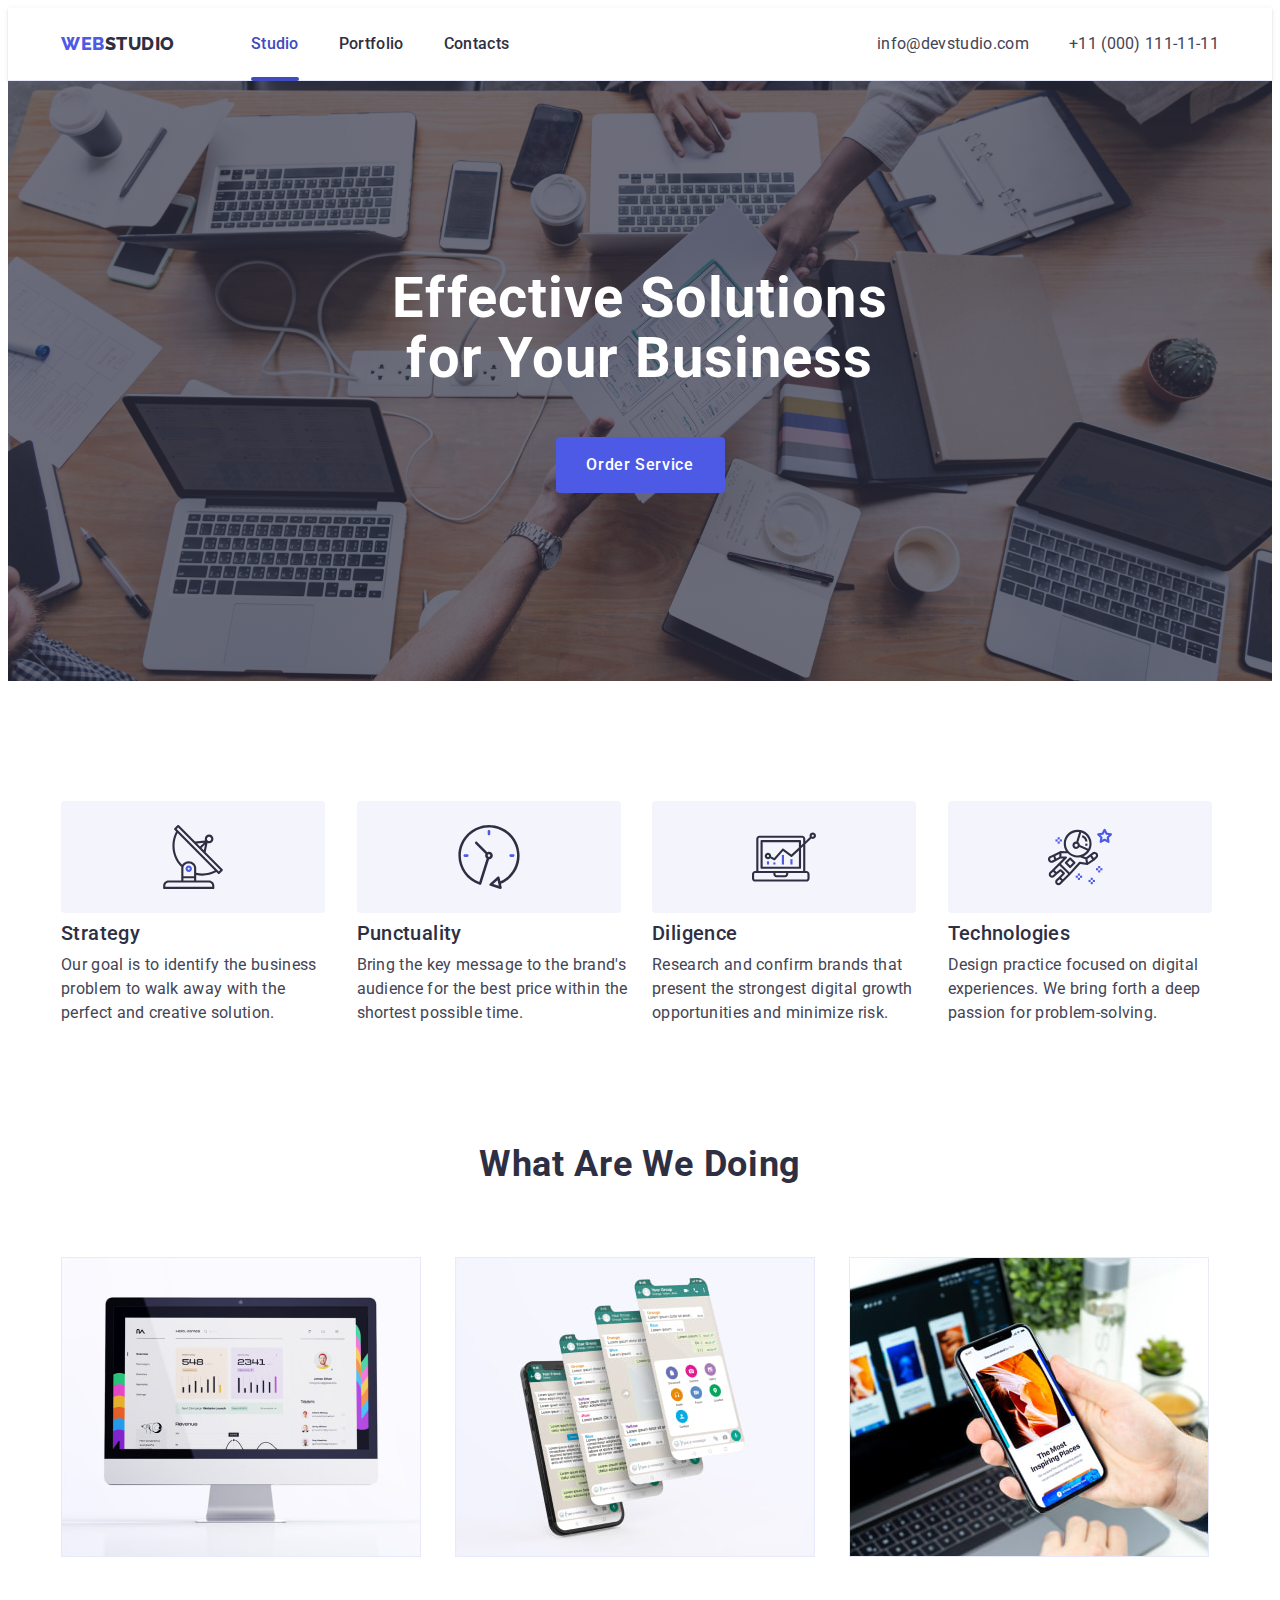
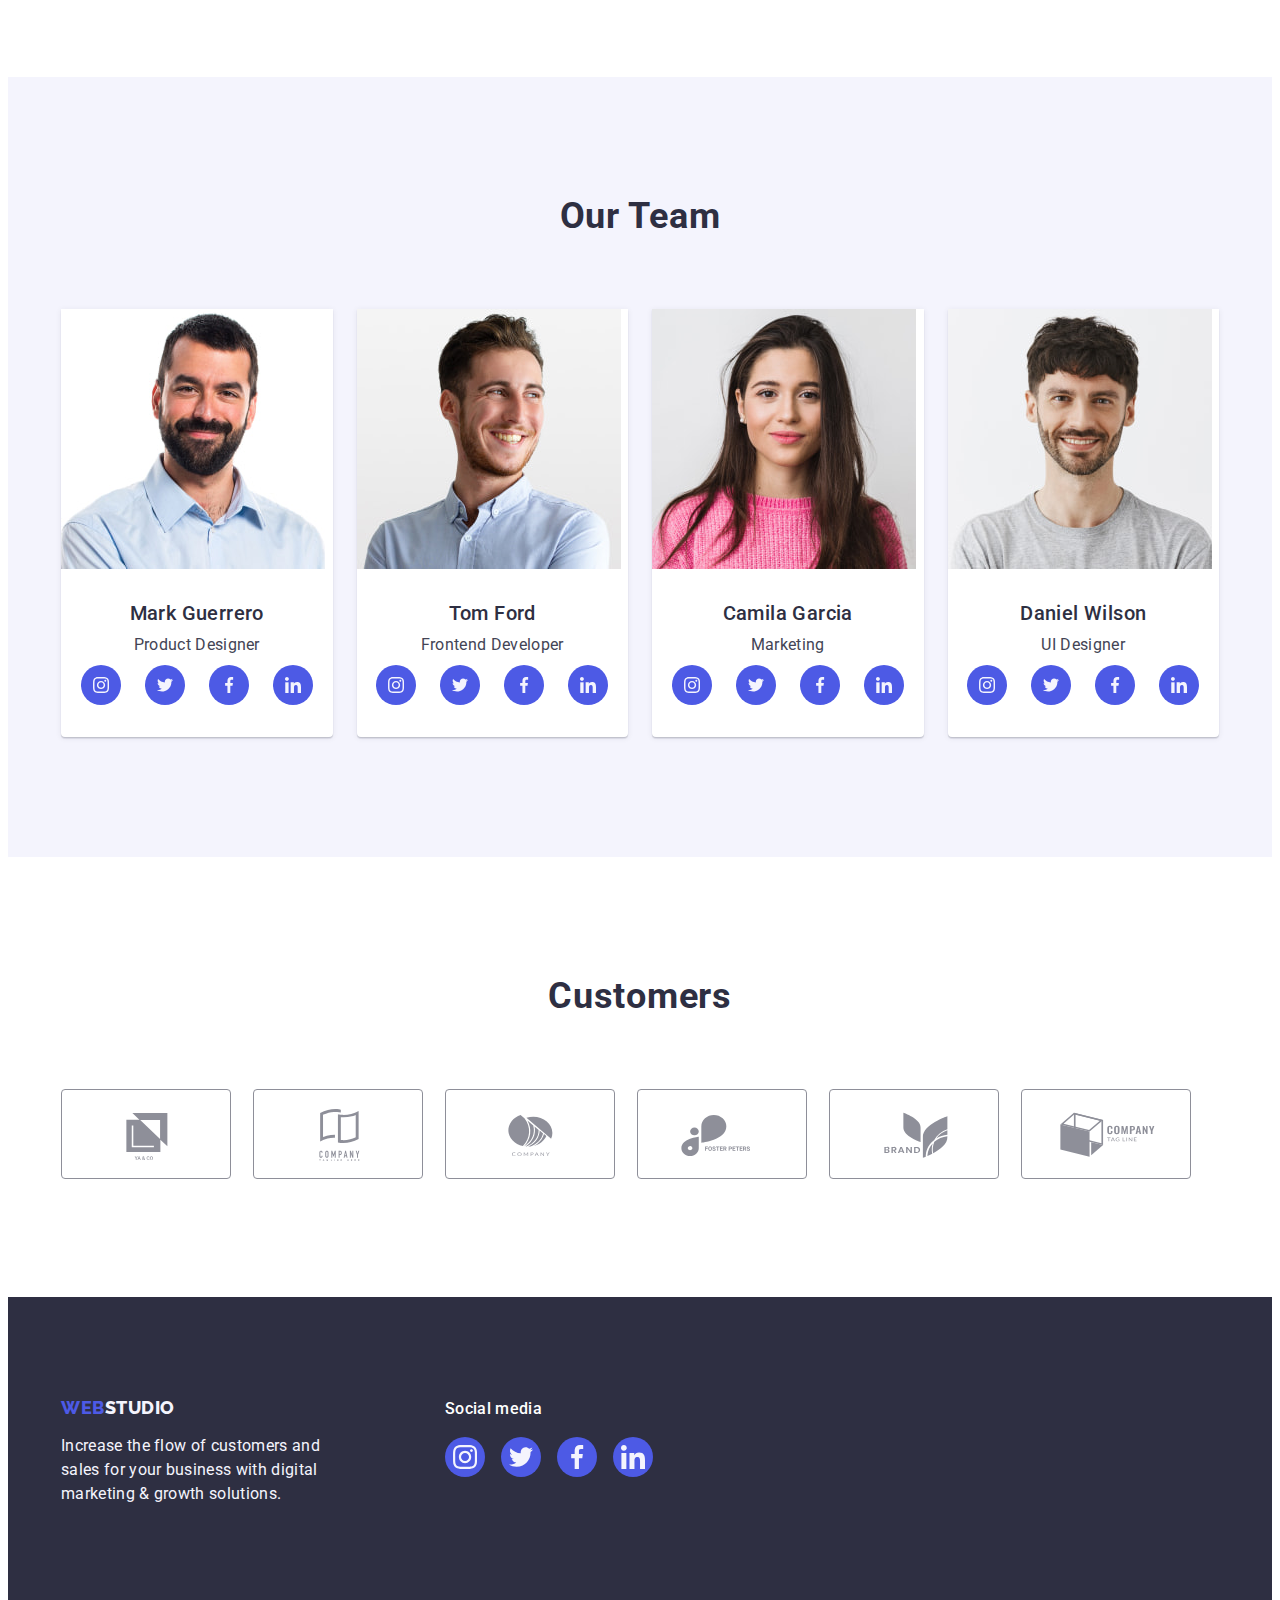
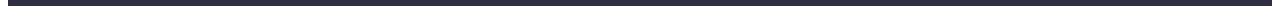
<file: index.html>
<!DOCTYPE html>
<html lang="en">
  <head>
    <meta charset="UTF-8" />
    <meta http-equiv="X-UA-Compatible" content="IE=edge" />
    <meta name="viewport" content="width=device-width, initial-scale=1.0" />

    <link rel="preconnect" href="https://fonts.googleapis.com" />
    <link rel="preconnect" href="https://fonts.gstatic.com" crossorigin />
    <link
      href="https://fonts.googleapis.com/css2?family=Raleway:wght@800&family=Roboto:wght@400;500;700&display=swap"
      rel="stylesheet"
    />
    <link
      rel="stylesheet"
      href="https://cdnjs.cloudflare.com/ajax/libs/modern-normalize/2.0.0/modern-normalize.min.css"
      integrity="sha512-4xo8blKMVCiXpTaLzQSLSw3KFOVPWhm/TRtuPVc4WG6kUgjH6J03IBuG7JZPkcWMxJ5huwaBpOpnwYElP/m6wg=="
      crossorigin="anonymous"
      referrerpolicy="no-referrer"
    />

    <link rel="stylesheet" href="./css/styles.css" />

    <title>WebStudio</title>
  </head>
  <body>
    <header class="header">
      <div class="container header-container">
        <nav class="navigation">
          <a href="./index.html" class="link logo header-logo"
            >Web<span class="logo-dark-part">Studio</span></a
          >
          <ul class="list header-list">
            <li>
              <a href="./index.html" class="link header-link current">Studio</a>
            </li>
            <li>
              <a href="./portfolio.html" class="link header-link">Portfolio</a>
            </li>
            <li><a href="" class="link header-link">Contacts</a></li>
          </ul>
        </nav>
        <address class="address">
          <ul class="list header-list">
            <li>
              <a href="mailto:info@devstudio.com" class="link address-link"
                >info@devstudio.com</a
              >
            </li>
            <li>
              <a href="tel:+110001111111" class="link address-link"
                >+11 (000) 111-11-11</a
              >
            </li>
          </ul>
        </address>
      </div>
    </header>
    <main>
      <section class="hero section">
        <div class="container">
          <h1 class="hero-title">Effective Solutions for Your Business</h1>
          <button type="button" class="btn hero-btn" data-modal-open>
            Order Service
          </button>
        </div>
      </section>
      <section class="section">
        <div class="container">
          <h2 hidden class="visually-hidden">Features</h2>
          <ul class="list">
            <li class="descr-item">
              <div class="icon-rect">
                <svg class="descr-icon" width="64" height="64">
                  <use href="./images/icons.svg#icon-antenna"></use>
                </svg>
              </div>
              <h3 class="card-title">Strategy</h3>
              <p class="card-text">
                Our goal is to identify the business problem to walk away with
                the perfect and creative solution.
              </p>
            </li>
            <li class="descr-item">
              <div class="icon-rect">
                <svg class="descr-icon" width="64" height="64">
                  <use href="./images/icons.svg#icon-clock"></use>
                </svg>
              </div>
              <h3 class="card-title">Punctuality</h3>
              <p class="card-text">
                Bring the key message to the brand's audience for the best price
                within the shortest possible time.
              </p>
            </li>
            <li class="descr-item">
              <div class="icon-rect">
                <svg class="descr-icon" width="64" height="64">
                  <use href="./images/icons.svg#icon-diagram"></use>
                </svg>
              </div>
              <h3 class="card-title">Diligence</h3>
              <p class="card-text">
                Research and confirm brands that present the strongest digital
                growth opportunities and minimize risk.
              </p>
            </li>
            <li class="descr-item">
              <div class="icon-rect">
                <svg class="descr-icon" width="64" height="64">
                  <use href="./images/icons.svg#icon-astronaut"></use>
                </svg>
              </div>
              <h3 class="card-title">Technologies</h3>
              <p class="card-text">
                Design practice focused on digital experiences. We bring forth a
                deep passion for problem-solving.
              </p>
            </li>
          </ul>
        </div>
      </section>
      <section class="descr section">
        <div class="container">
          <h2 class="descr-title">What are we doing</h2>
          <ul class="list">
            <li class="descr-img-item">
              <img
                src="./images/img1.jpg"
                alt="image 1"
                width="360"
                height="300"
              />
            </li>
            <li class="descr-img-item">
              <img
                src="./images/img2.jpg"
                alt="image 2"
                width="360"
                height="300"
              />
            </li>
            <li class="descr-img-item">
              <img
                src="./images/img3.jpg"
                alt="image 3"
                width="360"
                height="300"
              />
            </li>
          </ul>
        </div>
      </section>
      <section class="team section">
        <div class="container">
          <h2 class="team-title">Our Team</h2>
          <ul class="list">
            <li class="card team-card">
              <img
                src="./images/photo1.jpg"
                alt="Mark Guerrero"
                width="264"
                height="260"
              />
              <div class="team-member-info">
                <h3 class="card-title member-title">Mark Guerrero</h3>
                <p class="card-text member-text">Product Designer</p>
                <ul class="soc-media-list list">
                  <li class="soc-media-item">
                    <a
                      href=""
                      target="_blank"
                      rel="no-referrer no-opener"
                      class="soc-media-link"
                    >
                      <svg class="icon" width="16" height="16">
                        <use href="./images/icons.svg#icon-instagram"></use>
                      </svg>
                    </a>
                  </li>
                  <li class="soc-media-item">
                    <a
                      href=""
                      target="_blank"
                      rel="no-referrer no-opener"
                      class="soc-media-link"
                    >
                      <svg class="icon" width="16" height="16">
                        <use href="./images/icons.svg#icon-twitter"></use>
                      </svg>
                    </a>
                  </li>
                  <li class="soc-media-item">
                    <a
                      href=""
                      target="_blank"
                      rel="no-referrer no-opener"
                      class="soc-media-link"
                    >
                      <svg class="icon" width="16" height="16">
                        <use href="./images/icons.svg#icon-facebook"></use>
                      </svg>
                    </a>
                  </li>
                  <li class="soc-media-item">
                    <a
                      href=""
                      target="_blank"
                      rel="no-referrer no-opener"
                      class="soc-media-link"
                    >
                      <svg class="icon" width="16" height="16">
                        <use href="./images/icons.svg#icon-linkedin"></use>
                      </svg>
                    </a>
                  </li>
                </ul>
              </div>
            </li>
            <li class="card team-card">
              <img
                src="./images/photo2.jpg"
                alt="Tom Ford"
                width="264"
                height="260"
              />
              <div class="team-member-info">
                <h3 class="card-title member-title">Tom Ford</h3>
                <p class="card-text member-text">Frontend Developer</p>
                <ul class="soc-media-list list">
                  <li class="soc-media-item">
                    <a
                      href=""
                      target="_blank"
                      rel="no-referrer no-opener"
                      class="soc-media-link"
                    >
                      <svg class="icon" width="16" height="16">
                        <use href="./images/icons.svg#icon-instagram"></use>
                      </svg>
                    </a>
                  </li>
                  <li class="soc-media-item">
                    <a
                      href=""
                      target="_blank"
                      rel="no-referrer no-opener"
                      class="soc-media-link"
                    >
                      <svg class="icon" width="16" height="16">
                        <use href="./images/icons.svg#icon-twitter"></use>
                      </svg>
                    </a>
                  </li>
                  <li class="soc-media-item">
                    <a
                      href=""
                      target="_blank"
                      rel="no-referrer no-opener"
                      class="soc-media-link"
                    >
                      <svg class="icon" width="16" height="16">
                        <use href="./images/icons.svg#icon-facebook"></use>
                      </svg>
                    </a>
                  </li>
                  <li class="soc-media-item">
                    <a
                      href=""
                      target="_blank"
                      rel="no-referrer no-opener"
                      class="soc-media-link"
                    >
                      <svg class="icon" width="16" height="16">
                        <use href="./images/icons.svg#icon-linkedin"></use>
                      </svg>
                    </a>
                  </li>
                </ul>
              </div>
            </li>
            <li class="card team-card">
              <img
                src="./images/photo3.jpg"
                alt="Camila Garcia"
                width="264"
                height="260"
              />
              <div class="team-member-info">
                <h3 class="card-title member-title">Camila Garcia</h3>
                <p class="card-text member-text">Marketing</p>
                <ul class="soc-media-list list">
                  <li class="soc-media-item">
                    <a
                      href=""
                      target="_blank"
                      rel="no-referrer no-opener"
                      class="soc-media-link"
                    >
                      <svg class="icon" width="16" height="16">
                        <use href="./images/icons.svg#icon-instagram"></use>
                      </svg>
                    </a>
                  </li>
                  <li class="soc-media-item">
                    <a
                      href=""
                      target="_blank"
                      rel="no-referrer no-opener"
                      class="soc-media-link"
                    >
                      <svg class="icon" width="16" height="16">
                        <use href="./images/icons.svg#icon-twitter"></use>
                      </svg>
                    </a>
                  </li>
                  <li class="soc-media-item">
                    <a
                      href=""
                      target="_blank"
                      rel="no-referrer no-opener"
                      class="soc-media-link"
                    >
                      <svg class="icon" width="16" height="16">
                        <use href="./images/icons.svg#icon-facebook"></use>
                      </svg>
                    </a>
                  </li>
                  <li class="soc-media-item">
                    <a
                      href=""
                      target="_blank"
                      rel="no-referrer no-opener"
                      class="soc-media-link"
                    >
                      <svg class="icon" width="16" height="16">
                        <use href="./images/icons.svg#icon-linkedin"></use>
                      </svg>
                    </a>
                  </li>
                </ul>
              </div>
            </li>
            <li class="card team-card">
              <img
                src="./images/photo4.jpg"
                alt="Daniel Wilson"
                width="264"
                height="260"
              />
              <div class="team-member-info">
                <h3 class="card-title member-title">Daniel Wilson</h3>
                <p class="card-text member-text">UI Designer</p>
                <ul class="soc-media-list list">
                  <li class="soc-media-item">
                    <a
                      href=""
                      target="_blank"
                      rel="no-referrer no-opener"
                      class="soc-media-link"
                    >
                      <svg class="icon" width="16" height="16">
                        <use href="./images/icons.svg#icon-instagram"></use>
                      </svg>
                    </a>
                  </li>
                  <li class="soc-media-item">
                    <a
                      href=""
                      target="_blank"
                      rel="no-referrer no-opener"
                      class="soc-media-link"
                    >
                      <svg class="icon" width="16" height="16">
                        <use href="./images/icons.svg#icon-twitter"></use>
                      </svg>
                    </a>
                  </li>
                  <li class="soc-media-item">
                    <a
                      href=""
                      target="_blank"
                      rel="no-referrer no-opener"
                      class="soc-media-link"
                    >
                      <svg class="icon" width="16" height="16">
                        <use href="./images/icons.svg#icon-facebook"></use>
                      </svg>
                    </a>
                  </li>
                  <li class="soc-media-item">
                    <a
                      href=""
                      target="_blank"
                      rel="no-referrer no-opener"
                      class="soc-media-link"
                    >
                      <svg class="icon" width="16" height="16">
                        <use href="./images/icons.svg#icon-linkedin"></use>
                      </svg>
                    </a>
                  </li>
                </ul>
              </div>
            </li>
          </ul>
        </div>
      </section>
      <section class="section customers">
        <div class="container">
          <h2 class="team-title">Customers</h2>
          <ul class="list">
            <li class="customers-item">
              <a href="" class="customers-link">
                <svg class="customers-icon" width="104" height="56">
                  <use href="./images/icons.svg#icon-logo1"></use>
                </svg>
              </a>
            </li>
            <li class="customers-item">
              <a href="" class="customers-link">
                <svg class="customers-icon" width="104" height="56">
                  <use href="./images/icons.svg#icon-logo2"></use>
                </svg>
              </a>
            </li>
            <li class="customers-item">
              <a href="" class="customers-link">
                <svg class="customers-icon" width="104" height="56">
                  <use href="./images/icons.svg#icon-logo3"></use>
                </svg>
              </a>
            </li>
            <li class="customers-item">
              <a href="" class="customers-link">
                <svg class="customers-icon" width="104" height="56">
                  <use href="./images/icons.svg#icon-logo4"></use>
                </svg>
              </a>
            </li>
            <li class="customers-item">
              <a href="" class="customers-link">
                <svg class="customers-icon" width="104" height="56">
                  <use href="./images/icons.svg#icon-logo5"></use>
                </svg>
              </a>
            </li>
            <li class="customers-item">
              <a href="" class="customers-link">
                <svg class="customers-icon" width="104" height="56">
                  <use href="./images/icons.svg#icon-logo6"></use>
                </svg>
              </a>
            </li>
          </ul>
        </div>
      </section>
    </main>
    <footer class="footer">
      <div class="container footer-cont">
        <div class="footer-text-cont">
          <a href="./index.html" class="link logo footer-logo"
            >Web<span class="logo-light-part">Studio</span></a
          >
          <p class="footer-text">
            Increase the flow of customers and sales for your business with
            digital marketing & growth solutions.
          </p>
        </div>
        <div class="soc-media">
          <p class="footer-media-text">Social media</p>
          <ul class="footer-media-list list">
            <li class="soc-media-item">
              <a
                href=""
                target="_blank"
                rel="no-referrer no-opener"
                class="soc-media-link footer-media-link"
              >
                <svg class="icon" width="24" height="24">
                  <use href="./images/icons.svg#icon-instagram"></use>
                </svg>
              </a>
            </li>
            <li class="soc-media-item">
              <a
                href=""
                target="_blank"
                rel="no-referrer no-opener"
                class="soc-media-link footer-media-link"
              >
                <svg class="icon" width="24" height="24">
                  <use href="./images/icons.svg#icon-twitter"></use>
                </svg>
              </a>
            </li>
            <li class="soc-media-item">
              <a
                href=""
                target="_blank"
                rel="no-referrer no-opener"
                class="soc-media-link footer-media-link"
              >
                <svg class="icon" width="24" height="24">
                  <use href="./images/icons.svg#icon-facebook"></use>
                </svg>
              </a>
            </li>
            <li class="soc-media-item">
              <a
                href=""
                target="_blank"
                rel="no-referrer no-opener"
                class="soc-media-link footer-media-link"
              >
                <svg class="icon" width="24" height="24">
                  <use href="./images/icons.svg#icon-linkedin"></use>
                </svg>
              </a>
            </li>
          </ul>
        </div>
      </div>
    </footer>
    <div class="backdrop is-hidden" data-modal>
      <div class="modal">
        <button type="button" class="close-button btn" data-modal-close>
          <svg class="close-icon" width="8" height="8">
            <use href="./images/icons.svg#icon-close-black"></use>
          </svg>
        </button>
      </div>
    </div>
    <script src="./js/modal.js"></script>
  </body>
</html>
</file>
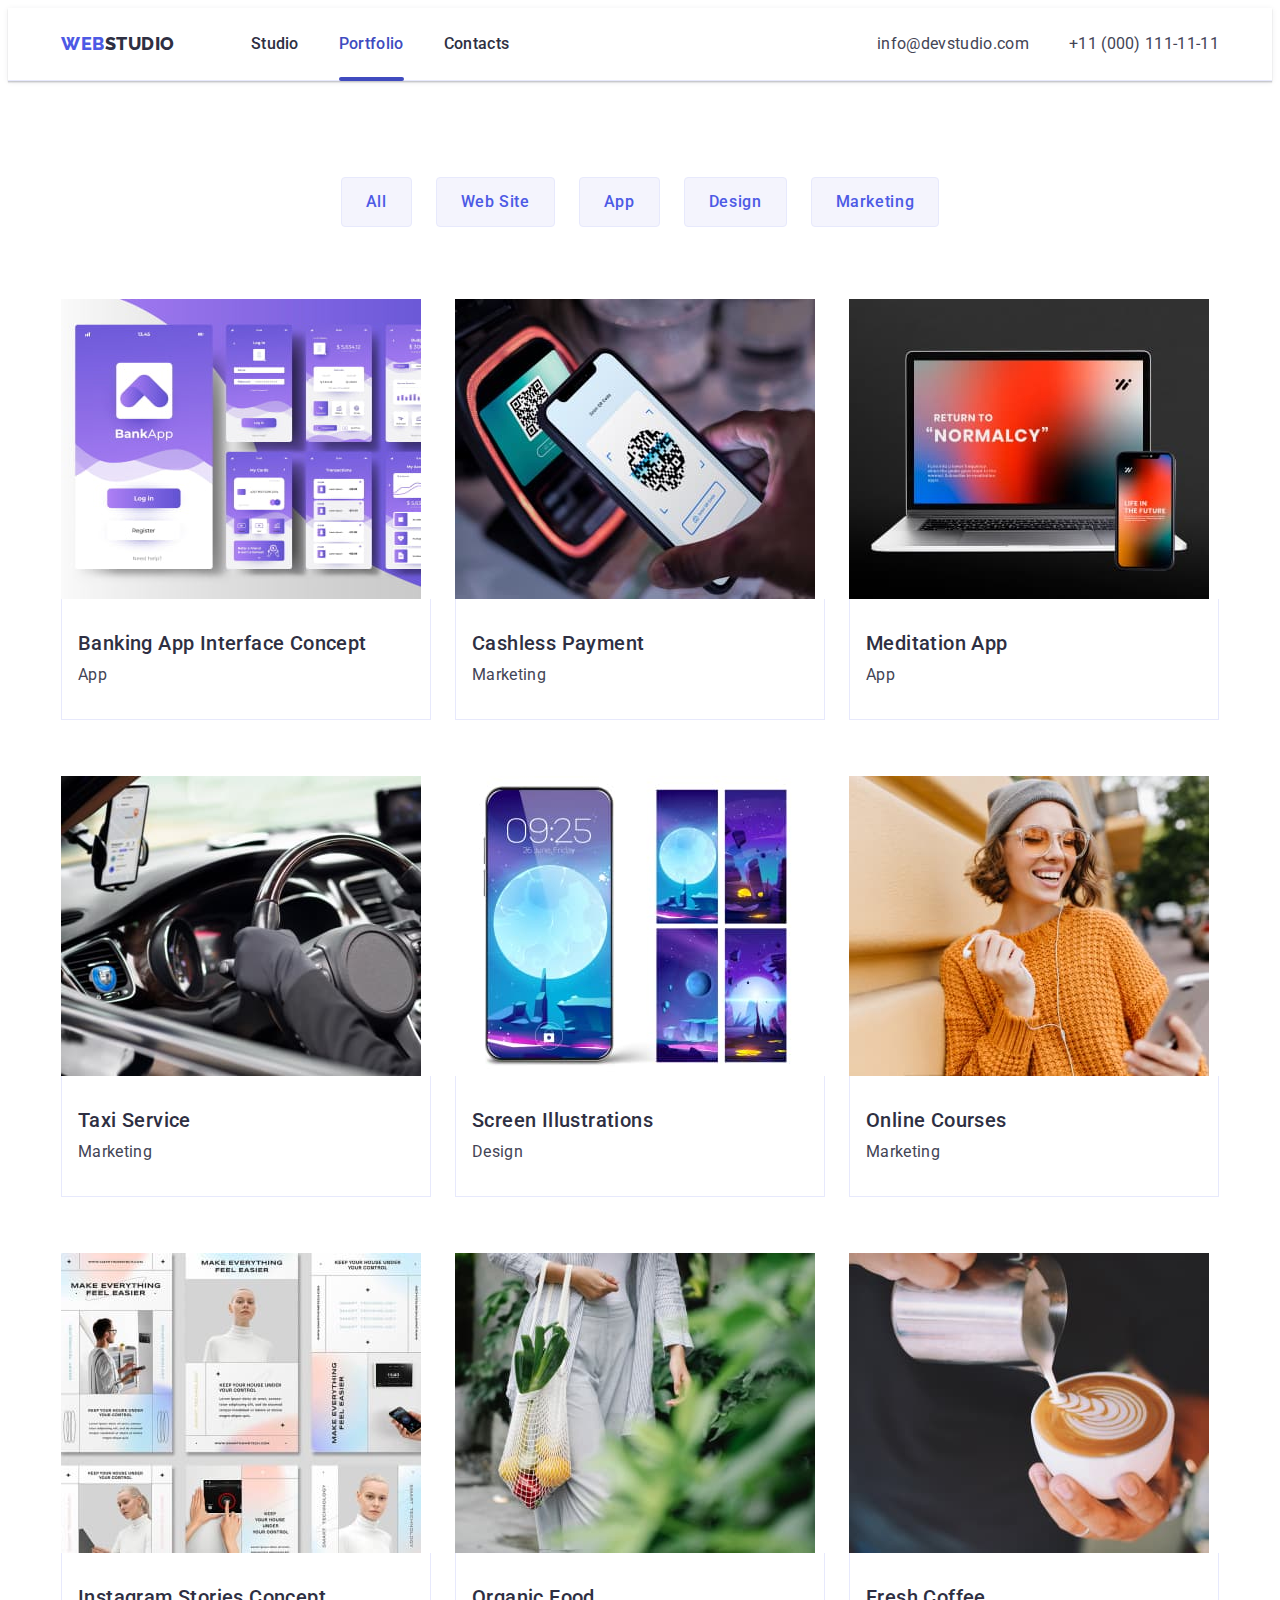
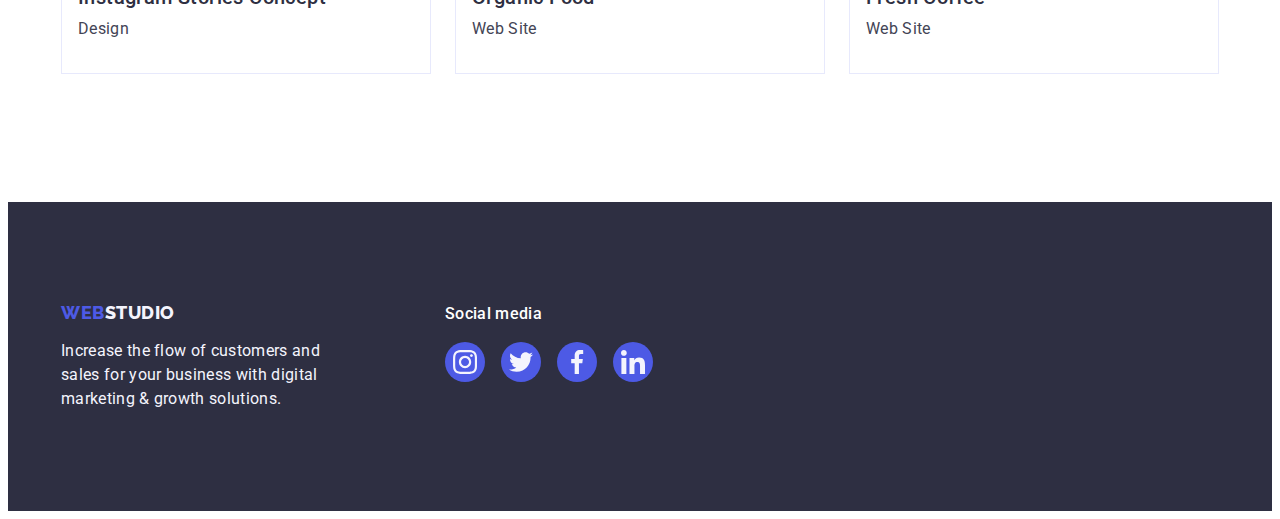
<file: portfolio.html>
<!DOCTYPE html>
<html lang="en">
  <head>
    <meta charset="UTF-8" />
    <meta http-equiv="X-UA-Compatible" content="IE=edge" />
    <meta name="viewport" content="width=device-width, initial-scale=1.0" />

    <link rel="preconnect" href="https://fonts.googleapis.com" />
    <link rel="preconnect" href="https://fonts.gstatic.com" crossorigin />
    <link
      href="https://fonts.googleapis.com/css2?family=Raleway:wght@800&family=Roboto:wght@400;500;700&display=swap"
      rel="stylesheet"
    />
    <link
      rel="stylesheet"
      href="https://cdnjs.cloudflare.com/ajax/libs/modern-normalize/2.0.0/modern-normalize.min.css"
      integrity="sha512-4xo8blKMVCiXpTaLzQSLSw3KFOVPWhm/TRtuPVc4WG6kUgjH6J03IBuG7JZPkcWMxJ5huwaBpOpnwYElP/m6wg=="
      crossorigin="anonymous"
      referrerpolicy="no-referrer"
    />

    <link rel="stylesheet" href="./css/styles.css" />

    <title>WebStudio</title>
  </head>
  <body>
    <header class="header">
      <div class="container header-container">
        <nav class="navigation">
          <a href="./index.html" class="link logo header-logo"
            >Web<span class="logo-dark-part">Studio</span></a
          >
          <ul class="list header-list">
            <li><a href="./index.html" class="link header-link">Studio</a></li>
            <li>
              <a href="./portfolio.html" class="link header-link current"
                >Portfolio</a
              >
            </li>
            <li><a href="" class="link header-link">Contacts</a></li>
          </ul>
        </nav>
        <address class="address">
          <ul class="list header-list">
            <li>
              <a
                href="mailto:info@devstudio.com"
                class="link address-link address-flex"
                >info@devstudio.com</a
              >
            </li>
            <li>
              <a href="tel:+110001111111" class="link address-link address-flex"
                >+11 (000) 111-11-11</a
              >
            </li>
          </ul>
        </address>
      </div>
    </header>
    <main>
      <section class="section portfolio">
        <div class="container">
          <h1 hidden class="visually-hidden">ych</h1>
          <ul class="list pf-btn-list">
            <li>
              <button type="button" class="btn pf-btn">All</button>
            </li>
            <li>
              <button type="button" class="btn pf-btn">Web Site</button>
            </li>
            <li>
              <button type="button" class="btn pf-btn">App</button>
            </li>
            <li>
              <button type="button" class="btn pf-btn">Design</button>
            </li>
            <li>
              <button type="button" class="btn pf-btn">Marketing</button>
            </li>
          </ul>
          <ul class="list pf-list">
            <li class="card pf-item">
              <a href="" class="link pf-link">
                <div class="pf-overlay">
                  <img
                    src="./images/banking.jpg"
                    alt="Banking App Interface"
                    width="360"
                    height="300"
                  />
                  <p class="pf-overlay-text">
                    14 Stylish and User-Friendly App Design Concepts · Task
                    Manager App · Calorie Tracker App · Exotic Fruit Ecommerce
                    App · Cloud Storage App
                  </p>
                </div>
                <div class="pf-card-descr">
                  <h2 class="card-title">Banking App Interface Concept</h2>
                  <p class="card-text">App</p>
                </div>
              </a>
            </li>
            <li class="card pf-item">
              <a href="" class="link pf-link">
                <div class="pf-overlay">
                  <img
                    src="./images/cashless.jpg"
                    alt="Cashless Payment"
                    width="360"
                    height="300"
                  />
                  <p class="pf-overlay-text">
                    14 Stylish and User-Friendly App Design Concepts · Task
                    Manager App · Calorie Tracker App · Exotic Fruit Ecommerce
                    App · Cloud Storage App
                  </p>
                </div>
                <div class="pf-card-descr">
                  <h2 class="card-title">Cashless Payment</h2>
                  <p class="card-text">Marketing</p>
                </div>
              </a>
            </li>
            <li class="card pf-item">
              <a href="" class="link pf-link">
                <div class="pf-overlay">
                  <img
                    src="./images/meditation.jpg"
                    alt=" Meditation App Design"
                    width="360"
                    height="300"
                  />
                  <p class="pf-overlay-text">
                    14 Stylish and User-Friendly App Design Concepts · Task
                    Manager App · Calorie Tracker App · Exotic Fruit Ecommerce
                    App · Cloud Storage App
                  </p>
                </div>
                <div class="pf-card-descr">
                  <h2 class="card-title">Meditation App</h2>
                  <p class="card-text">App</p>
                </div>
              </a>
            </li>
            <li class="card pf-item">
              <a href="" class="link pf-link">
                <div class="pf-overlay">
                  <img
                    src="./images/taxi.jpg"
                    alt="Taxi Driver In a Car"
                    width="360"
                    height="300"
                  />
                  <p class="pf-overlay-text">
                    14 Stylish and User-Friendly App Design Concepts · Task
                    Manager App · Calorie Tracker App · Exotic Fruit Ecommerce
                    App · Cloud Storage App
                  </p>
                </div>
                <div class="pf-card-descr">
                  <h2 class="card-title">Taxi Service</h2>
                  <p class="card-text">Marketing</p>
                </div>
              </a>
            </li>
            <li class="card pf-item">
              <a href="" class="link pf-link">
                <div class="pf-overlay">
                  <img
                    src="./images/illustrations.jpg"
                    alt="App Design"
                    width="360"
                    height="300"
                  />
                  <p class="pf-overlay-text">
                    14 Stylish and User-Friendly App Design Concepts · Task
                    Manager App · Calorie Tracker App · Exotic Fruit Ecommerce
                    App · Cloud Storage App
                  </p>
                </div>
                <div class="pf-card-descr">
                  <h2 class="card-title">Screen Illustrations</h2>
                  <p class="card-text">Design</p>
                </div>
              </a>
            </li>
            <li class="card pf-item">
              <a href="" class="link pf-link">
                <div class="pf-overlay">
                  <img
                    src="./images/courses.jpg"
                    alt="Girl Talking On the Phone"
                    width="360"
                    height="300"
                  />
                  <p class="pf-overlay-text">
                    14 Stylish and User-Friendly App Design Concepts · Task
                    Manager App · Calorie Tracker App · Exotic Fruit Ecommerce
                    App · Cloud Storage App
                  </p>
                </div>
                <div class="pf-card-descr">
                  <h2 class="card-title">Online Courses</h2>
                  <p class="card-text">Marketing</p>
                </div>
              </a>
            </li>
            <li class="card pf-item">
              <a href="" class="link pf-link">
                <div class="pf-overlay">
                  <img
                    src="./images/instagram.jpg"
                    alt="Instagram Stories Concept"
                    width="360"
                    height="300"
                  />
                  <p class="pf-overlay-text">
                    14 Stylish and User-Friendly App Design Concepts · Task
                    Manager App · Calorie Tracker App · Exotic Fruit Ecommerce
                    App · Cloud Storage App
                  </p>
                </div>
                <div class="pf-card-descr">
                  <h2 class="card-title">Instagram Stories Concept</h2>
                  <p class="card-text">Design</p>
                </div>
              </a>
            </li>
            <li class="card pf-item">
              <a href="" class="link pf-link">
                <div class="pf-overlay">
                  <img
                    src="./images/organic-food.jpg"
                    alt="Bag of Groceries"
                    width="360"
                    height="300"
                  />
                  <p class="pf-overlay-text">
                    14 Stylish and User-Friendly App Design Concepts · Task
                    Manager App · Calorie Tracker App · Exotic Fruit Ecommerce
                    App · Cloud Storage App
                  </p>
                </div>
                <div class="pf-card-descr">
                  <h2 class="card-title">Organic Food</h2>
                  <p class="card-text">Web Site</p>
                </div>
              </a>
            </li>
            <li class="card pf-item">
              <a href="" class="link pf-link">
                <div class="pf-overlay">
                  <img
                    src="./images/coffee.jpg"
                    alt="Coffee"
                    width="360"
                    height="300"
                  />
                  <p class="pf-overlay-text">
                    14 Stylish and User-Friendly App Design Concepts · Task
                    Manager App · Calorie Tracker App · Exotic Fruit Ecommerce
                    App · Cloud Storage App
                  </p>
                </div>
                <div class="pf-card-descr">
                  <h2 class="card-title">Fresh Coffee</h2>
                  <p class="card-text">Web Site</p>
                </div>
              </a>
            </li>
          </ul>
        </div>
      </section>
    </main>
    <footer class="footer">
      <div class="container footer-cont">
        <div class="footer-text-cont">
          <a href="./index.html" class="link logo footer-logo"
            >Web<span class="logo-light-part">Studio</span></a
          >
          <p class="footer-text">
            Increase the flow of customers and sales for your business with
            digital marketing & growth solutions.
          </p>
        </div>
        <div class="soc-media">
          <p class="footer-media-text">Social media</p>
          <ul class="footer-media-list list">
            <li class="soc-media-item">
              <a
                href=""
                target="_blank"
                rel="no-referrer no-opener"
                class="soc-media-link footer-media-link"
              >
                <svg class="icon" width="24" height="24">
                  <use href="./images/icons.svg#icon-instagram"></use>
                </svg>
              </a>
            </li>
            <li class="soc-media-item">
              <a
                href=""
                target="_blank"
                rel="no-referrer no-opener"
                class="soc-media-link footer-media-link"
              >
                <svg class="icon" width="24" height="24">
                  <use href="./images/icons.svg#icon-twitter"></use>
                </svg>
              </a>
            </li>
            <li class="soc-media-item">
              <a
                href=""
                target="_blank"
                rel="no-referrer no-opener"
                class="soc-media-link footer-media-link"
              >
                <svg class="icon" width="24" height="24">
                  <use href="./images/icons.svg#icon-facebook"></use>
                </svg>
              </a>
            </li>
            <li class="soc-media-item">
              <a
                href=""
                target="_blank"
                rel="no-referrer no-opener"
                class="soc-media-link footer-media-link"
              >
                <svg class="icon" width="24" height="24">
                  <use href="./images/icons.svg#icon-linkedin"></use>
                </svg>
              </a>
            </li>
          </ul>
        </div>
      </div>
    </footer>
  </body>
</html>
</file>
<file: css/styles.css>
:root {
  --body-text-color: #434455;
  --subtle-text-color: #8e8f99;
  --dark-title-color: #2e2f42;
  --dark-osh-color: #2e2f42;
  --light-body-color: #f4f4fd;
  --accent-color: #4d5ae5;
  --light-accent-color: #e7e9fc;
  --pressed-state-color: #404bbf;
  --success-color: #31d0aa;
  --modal-overlay-color: rgba(46, 47, 66, 0.4);
  --bebebe-color: rgba(46, 47, 66, 0.7);
  --white-background-color: #ffffff;
  --modal-background-color: #fcfcfc;
}

body {
  font-family: "Roboto", sans-serif;
  color: var(--body-text-color);
  background-color: var(--white-background-color);
}

h1,
h2,
h3,
p {
  margin: 0;
}

.container {
  max-width: 1158px;
  margin: 0 auto;
  padding-left: 15px;
  padding-right: 15px;
}

.section {
  padding: 120px 0;
}

.link {
  font-family: inherit;
  text-decoration: none;
  padding: 24px 0;
  transition: color 250ms cubic-bezier(0.4, 0, 0.2, 1);
}
.link:hover,
.link:focus,
.header-link.current {
  color: var(--pressed-state-color);
}
.logo {
  font-family: "Raleway", sans-serif;
  font-weight: 800;
  font-size: 18px;
  line-height: 1.17;
  letter-spacing: 0.03em;
  text-transform: uppercase;
  color: var(--accent-color);
  padding: 0;
}
.logo-dark-part {
  color: var(--dark-title-color);
}
.logo-light-part {
  color: var(--light-body-color);
}

.visually-hidden {
  position: absolute;
  width: 1px;
  height: 1px;
  margin: -1px;
  border: 0;
  padding: 0;
  white-space: nowrap;
  clip-path: inset(100%);
  clip: rect(0 0 0 0);
  overflow: hidden;
}

.list {
  list-style: none;
  margin: 0;
  padding: 0;
  display: flex;
  gap: 24px;
}

.btn {
  display: inline-block;
  font-family: inherit;
  cursor: pointer;
  transition: background-color 250ms cubic-bezier(0.4, 0, 0.2, 1);
}
.btn:hover,
.btn:focus {
  background-color: var(--pressed-state-color);
}

.card {
  background-color: var(--white-background-color);
}
.card-title {
  font-weight: 500;
  font-size: 20px;
  line-height: 1.2;
  letter-spacing: 0.02em;
  color: var(--dark-title-color);
  margin-bottom: 8px;
}
.card-text {
  line-height: 1.5;
  letter-spacing: 0.02em;
  color: var(--body-text-color);
}

img {
  display: block;
  max-width: 100%;
  height: auto;
}

.icon {
  fill: var(--light-body-color);
}

/**------------------- HEADER -----------------*/
.header {
  background-color: var(--white-background-color);
  border-bottom: 1px solid var(--light-accent-color);
  box-shadow: 0px 2px 1px rgba(46, 47, 66, 0.08),
    0px 1px 1px rgba(46, 47, 66, 0.16), 0px 1px 6px rgba(46, 47, 66, 0.08);
}

.header-container {
  display: flex;
}

.navigation {
  display: flex;
  align-items: center;
}

.header-logo {
  margin-right: 76px;
}

.header-list {
  gap: 40px;
}

.header-link {
  font-weight: 500;
  line-height: 1.5;
  letter-spacing: 0.02em;
  color: var(--dark-title-color);
  position: relative;
  display: block;
}
.header-link:after {
  content: "";
  position: absolute;
  left: 0;
  bottom: 0;
  width: 100%;
  height: 4px;
  background-color: var(--pressed-state-color);
  border-radius: 2px;
  transform: scaleX(0);
  transition: transform 150ms linear;
  bottom: -1px;
}
.header-link:hover:after,
.header-link.current:after {
  transform: scaleX(1);
}

.address {
  font-style: normal;
  margin-left: auto;
}
.address-link {
  color: var(--body-text-color);
  font-style: normal;
  line-height: 1.5;
  letter-spacing: 0.02em;
  display: block;
}

/**------------------- HERO -----------------*/
.hero {
  background-color: var(--dark-osh-color);
  background-image: linear-gradient(
      rgba(46, 47, 66, 0.7),
      rgba(46, 47, 66, 0.7)
    ),
    url(../images/hero-image.jpg);
  background-repeat: no-repeat;
  background-position: center;
  background-size: cover;
  max-width: 1440px;
  padding: 188px 0;
  display: flex;
  margin: auto;
}

.hero-title {
  color: var(--white-background-color);
  font-size: 56px;
  line-height: 1.07;
  text-align: center;
  letter-spacing: 0.02em;
  max-width: 496px;
  height: 120px;
  margin-bottom: 48px;
}

.hero-btn {
  background-color: var(--accent-color);
  color: var(--white-background-color);
  font-weight: 500;
  font-size: 16px;
  line-height: 1.5;
  letter-spacing: 0.04em;
  display: block;
  margin: 0 auto;
  min-width: 169px;
  height: 56px;
  border: none;
  border-radius: 4px;
}

.backdrop {
  position: fixed;
  top: 0;
  left: 0;
  width: 100%;
  height: 100%;
  background: rgba(46, 47, 66, 0.4);
  transition: opacity 250ms cubic-bezier(0.4, 0, 0.2, 1),
    visibility 250ms cubic-bezier(0.4, 0, 0.2, 1);
}

.backdrop.is-hidden .modal {
  transform: translate(-50%, -50%);
}

.modal {
  width: 408px;
  min-height: 584px;
  position: absolute;
  top: 50%;
  left: 50%;
  transform: translate(-50%, -50%);
  background: var(--modal-background-color);
  border-radius: 4px;
  box-shadow: 0px 1px 1px rgba(0, 0, 0, 0.14), 0px 1px 3px rgba(0, 0, 0, 0.12),
    0px 2px 1px rgba(0, 0, 0, 0.2);
  transition: transform 250ms cubic-bezier(0.4, 0, 0.2, 1);
}

.close-button {
  padding: 0;
  position: absolute;
  right: 24px;
  top: 24px;
  background-color: var(--light-accent-color);
  border: 1px solid rgba(0, 0, 0, 0.1);
  color: var(--dark-osh-color);
  width: 24px;
  height: 24px;
  border-radius: 50%;
  cursor: pointer;
  display: flex;
  justify-content: center;
  align-items: center;
  transition: background-color 250ms cubic-bezier(0.4, 0, 0.2, 1),
    border 250ms cubic-bezier(0.4, 0, 0.2, 1);
}

.close-button:hover,
.close-button:focus {
  background-color: var(--pressed-state-color);
  color: var(--white-background-color);
  border: none;
}

.close-icon {
  fill: currentColor;
  transition: fill 250ms cubic-bezier(0.4, 0, 0.2, 1);
}

.is-hidden {
  opacity: 0;
  visibility: hidden;
  pointer-events: none;
}

/**--------------- DESCRIPTION ---------------*/
.descr {
  background-color: var(--white-background-color);
  padding: 0 0 120px 0;
}

.descr-title {
  font-size: 36px;
  line-height: 1.11;
  text-align: center;
  letter-spacing: 0.02em;
  text-transform: capitalize;
  color: var(--dark-title-color);
  margin-bottom: 72px;
}

.icon-rect {
  background-color: var(--light-body-color);
  width: 264px;
  height: 112px;
  border-radius: 4px;
  margin-bottom: 8px;
  display: flex;
  justify-content: center;
  align-items: center;
}

.descr-item {
  width: calc((100% - 72px) / 4);
}

.descr-img-item {
  width: calc((100% - 48px) / 3);
}

.descr-icon {
  margin: 0 auto;
  display: block;
}
/**------------------- TEAM -----------------*/
.team {
  background-color: var(--light-body-color);
}

.team-title {
  color: var(--dark-title-color);
  font-size: 36px;
  line-height: 1.11;
  text-align: center;
  letter-spacing: 0.02em;
  text-transform: capitalize;
  margin-bottom: 72px;
}

.team-card {
  width: calc((100% - 72px) / 4);
  border-radius: 0 0 4px 4px;
  box-shadow: 0px 1px 6px rgba(46, 47, 66, 0.08),
    0px 1px 1px rgba(46, 47, 66, 0.16), 0px 2px 1px rgba(46, 47, 66, 0.08);
}

.team-member-info {
  padding: 32px 16px;
}

.member-title {
  text-align: center;
}
.member-text {
  text-align: center;
  margin-bottom: 8px;
}

.soc-media-list {
  display: flex;
  justify-content: center;
  align-items: center;
  gap: 24px;
}

.soc-media-item {
  width: 40px;
  height: 40px;
}

.soc-media-link {
  width: 100%;
  height: 100%;
  border-radius: 50%;
  background-color: var(--accent-color);
  display: flex;
  justify-content: center;
  align-items: center;
  transition: background-color 250ms cubic-bezier(0.4, 0, 0.2, 1);
}
.soc-media-link:hover,
.soc-media-link:focus {
  background-color: var(--pressed-state-color);
}
/**------------------- CUSTOMERS -----------------*/
.customers-item {
  width: 168px;
  height: 88px;
}

.customers-link {
  width: 100%;
  height: 100%;
  color: var(--subtle-text-color);
  border: 1px solid var(--subtle-text-color);
  border-radius: 4px;
  display: flex;
  justify-content: center;
  align-items: center;
  transition: color 250ms cubic-bezier(0.4, 0, 0.2, 1),
    border-color 250ms cubic-bezier(0.4, 0, 0.2, 1);
}
.customers-link:hover,
.customers-link:focus {
  border-color: var(--pressed-state-color);
  color: var(--pressed-state-color);
}

/* .customers-link:hover .customers-icon {
  fill: var(--pressed-state-color);
  color: var(--pressed-state-color);
}
.customers-link:focus .customers-icon {
  fill: var(--pressed-state-color);
  color: var(--pressed-state-color);
} */

.customers-icon {
  fill: currentColor;
}
/**------------------- FOOTER -----------------*/
.footer {
  background-color: var(--dark-osh-color);
  padding: 100px 0;
}

.footer-cont {
  display: flex;
  align-items: baseline;
}

.footer-text-cont {
  margin-right: 120px;
}

.footer-text {
  color: var(--light-body-color);
  line-height: 1.5;
  letter-spacing: 0.02em;
  width: 264px;
}

.footer-logo {
  display: inline-block;
  margin-bottom: 16px;
}

.soc-media {
  width: 208px;
}

.footer-media-text {
  font-weight: 500;
  font-size: 16px;
  line-height: 1.5;
  letter-spacing: 0.02em;
  color: var(--white-background-color);
  margin-bottom: 16px;
}

.footer-media-list {
  display: flex;
  align-items: center;
  gap: 16px;
}

.footer-media-link:hover,
.footer-media-link:focus {
  background-color: var(--success-color);
  transition: background-color 250ms cubic-bezier(0.4, 0, 0.2, 1);
}
/**------------------- PORTFOLIO buttons -----------------*/
.portfolio {
  padding-top: 96px;
}

.pf-btn {
  background-color: var(--light-body-color);
  color: var(--accent-color);
  border: 1px solid var(--light-accent-color);
  border-radius: 4px;
  font-weight: 500;
  font-size: 16px;
  line-height: 1.5;
  letter-spacing: 0.04em;
  align-items: center;
  text-align: center;
  padding: 12px 24px;
  transition: color 250ms cubic-bezier(0.4, 0, 0.2, 1),
    background-color 250ms cubic-bezier(0.4, 0, 0.2, 1),
    border-color 250ms cubic-bezier(0.4, 0, 0.2, 1),
    box-shadow 250ms cubic-bezier(0.4, 0, 0.2, 1);
}
.pf-btn:hover,
.pf-btn:focus {
  color: var(--white-background-color);
  border: 1px solid transparent;
  box-shadow: 3px 1px rgba(0, 0, 0, 0.1), 0px 2px 1px rgba(0, 0, 0, 0.08),
    0px 2px 2px rgba(0, 0, 0, 0.12);
}

.pf-btn-list {
  justify-content: center;
  margin-bottom: 72px;
}

/**------------------- PORTFOLIO -----------------*/
.pf-list {
  flex-wrap: wrap;
  column-gap: 24px;
  row-gap: 48px;
}

.pf-item {
  width: calc((100% - 48px) / 3);
}

.pf-card-descr {
  padding: 32px 16px;
  border: 1px solid var(--light-accent-color);
  border-top: none;
  margin-bottom: 8px;
}

.pf-link {
  display: block;
  padding: 0;
  transition: box-shadow 250ms cubic-bezier(0.4, 0, 0.2, 1);
}

.pf-overlay {
  width: 100%;
  height: 100%;
  position: relative;
  overflow: hidden;
}

.pf-overlay-text {
  color: var(--light-body-color);
  position: absolute;
  top: 0;
  line-height: 1.5;
  letter-spacing: 0.02em;
  padding: 40px 32px;
  background-color: var(--accent-color);
  height: 100%;
  transform: translateY(100%);
  transition: transform 250ms cubic-bezier(0.4, 0, 0.2, 1);
}

.pf-link:hover,
.pf-link:focus {
  box-shadow: 0px 1px 6px rgba(46, 47, 66, 0.08),
    0px 1px 1px rgba(46, 47, 66, 0.16), 0px 2px 1px rgba(46, 47, 66, 0.08);
  transform: translateY(0);
}
.pf-link:hover .pf-overlay-text,
.pf-link:focus .pf-overlay-text {
  transform: translateY(0);
}
</file>
